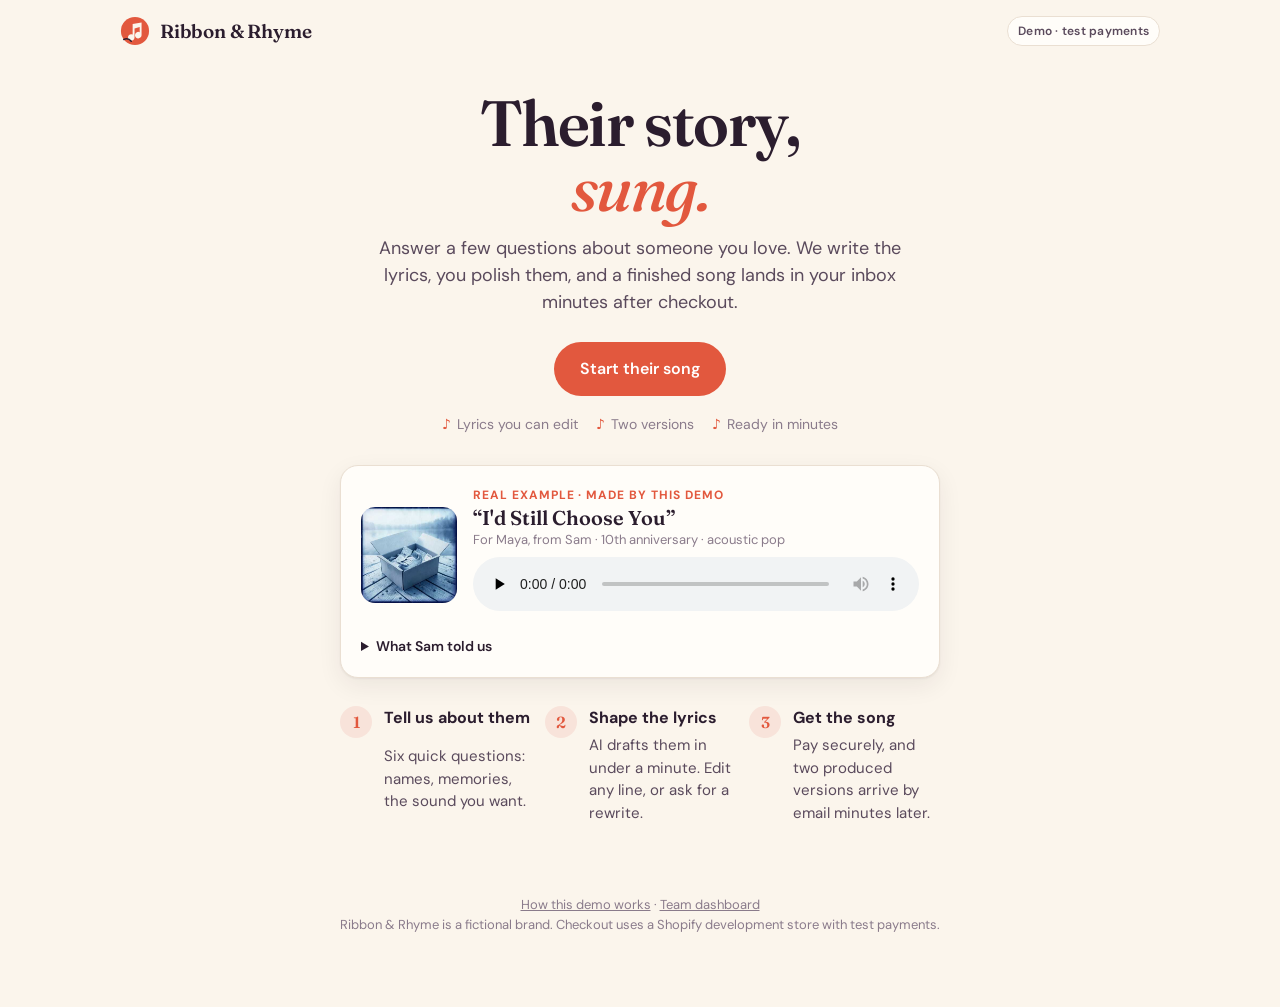
<file: index.html>
<!doctype html>
<html lang="en">
<head>
<meta charset="utf-8">
<meta name="viewport" content="width=device-width, initial-scale=1, viewport-fit=cover">
<meta name="robots" content="noindex">
<title>Ribbon &amp; Rhyme · A song written about them</title>
<link rel="preconnect" href="https://fonts.googleapis.com"><link rel="preconnect" href="https://fonts.gstatic.com" crossorigin>
<link href="https://fonts.googleapis.com/css2?family=DM+Sans:opsz,wght@9..40,400;9..40,500;9..40,600;9..40,700&family=Fraunces:ital,opsz,wght@0,9..144,500;0,9..144,600;1,9..144,500&display=swap" rel="stylesheet">
<link rel="stylesheet" href="assets/site.css">
<link rel="icon" href="assets/mark.svg">
</head>
<body>
<header class="top">
  <a class="brand" href="./"><img src="assets/mark.svg" alt="" width="30" height="30">Ribbon &amp; Rhyme</a>
  <span class="demo-pill" title="Fictional brand. Checkout runs on a Shopify development store with test payments only.">Demo · test payments</span>
</header>

<main>
  <!-- landing -->
  <section id="landing" class="wrap hero">
    <h1>Their story,<br><em>sung.</em></h1>
    <p>Answer a few questions about someone you love. We write the lyrics, you polish them, and a finished song lands in your inbox minutes after checkout.</p>
    <button class="btn coral" id="start">Start their song</button>
    <div class="meta"><span>Lyrics you can edit</span><span>Two versions</span><span>Ready in minutes</span></div>
    <div id="resume" class="banner hidden"></div>
    <div class="card sample">
      <div class="player">
        <img src="media/sample-maya-a.jpg" alt="">
        <div><div class="v">Real example · made by this demo</div><h3>“I'd Still Choose You”</h3>
          <div class="muted-s">For Maya, from Sam · 10th anniversary · acoustic pop</div>
          <audio controls preload="none" src="media/sample-maya-a.mp3"></audio></div>
      </div>
      <details class="sample-story"><summary>What Sam told us</summary>
        <p>“She sings in the car with the windows down, keeps every ticket stub in a shoebox… We got lost on the way to Big Sur, ran out of gas near a lighthouse, and ended up at a taco truck… She calls me Captain because I insisted I didn't need the map. Our dog is Biscuit.”</p>
      </details>
    </div>
    <ol class="how">
      <li><b>Tell us about them</b><span>Six quick questions: names, memories, the sound you want.</span></li>
      <li><b>Shape the lyrics</b><span>AI drafts them in under a minute. Edit any line, or ask for a rewrite.</span></li>
      <li><b>Get the song</b><span>Pay securely, and two produced versions arrive by email minutes later.</span></li>
    </ol>
  </section>

  <!-- quiz -->
  <section id="quiz" class="wrap quiz hidden">
    <div class="progress"><div class="bar"><i id="bar"></i></div><span class="lbl" id="steplbl"></span></div>
    <form id="form" autocomplete="on" novalidate></form>
    <p class="err" id="err" role="alert"></p>
  </section>

  <!-- writing -->
  <section id="writing" class="wrap writing hidden" aria-live="polite">
    <div class="wave"><i></i><i></i><i></i><i></i><i></i><i></i><i></i><i></i><i></i></div>
    <h2 id="writingTitle">Writing your lyrics…</h2>
    <p id="writingLine">Reading your story</p>
  </section>

  <!-- review -->
  <section id="review" class="wrap quiz hidden">
    <div class="progress"><div class="bar"><i style="width:92%"></i></div><span class="lbl">Review your lyrics</span></div>
    <div class="card">
      <input id="songTitle" class="title-input" maxlength="80" aria-label="Song title">
      <div class="sound"><span>🎵</span><div><b>Sound:</b> <span id="soundText"></span></div></div>
      <div class="edited-note" id="editedNote"></div>
      <div id="sections"></div>
      <details class="rewrite" id="rewriteBox">
        <summary>Want the AI to take another pass? <span id="rewritesLeft"></span></summary>
        <div class="field" style="margin-top:12px">
          <textarea class="textarea" id="rewriteNote" maxlength="400" placeholder="e.g. Make the chorus about our road trip to Big Sur, and keep it more playful."></textarea>
        </div>
        <button type="button" class="btn ghost small" id="rewriteBtn">Rewrite the lyrics</button>
      </details>
    </div>
    <div class="card price">
      <div style="display:flex;justify-content:space-between;align-items:baseline"><span class="amt">$39</span><span style="color:var(--ink-3);font-size:14px">one-time</span></div>
      <ul>
        <li>Your approved lyrics, sung and produced</li>
        <li>Two different versions to choose from</li>
        <li>Private listening page + MP3 downloads</li>
        <li>Usually ready about 5 minutes after payment</li>
      </ul>
    </div>
    <p class="err" id="reviewErr" role="alert"></p>
    <p class="lock-note">Lyrics are locked once you pay. Checkout is handled securely by Shopify.</p>
    <div class="actions"><div class="wrap">
      <button type="button" class="btn ghost" id="reviewBack">Edit answers</button>
      <button type="button" class="btn coral" id="checkoutBtn">Approve &amp; checkout</button>
    </div></div>
  </section>
</main>

<p class="foot" id="foot"><a href="how-it-works.html">How this demo works</a> · <a href="admin/">Team dashboard</a><br>Ribbon &amp; Rhyme is a fictional brand. Checkout uses a Shopify development store with test payments.</p>
<script src="assets/config.js"></script>
<script src="assets/quiz.js"></script>
</body>
</html>
</file>
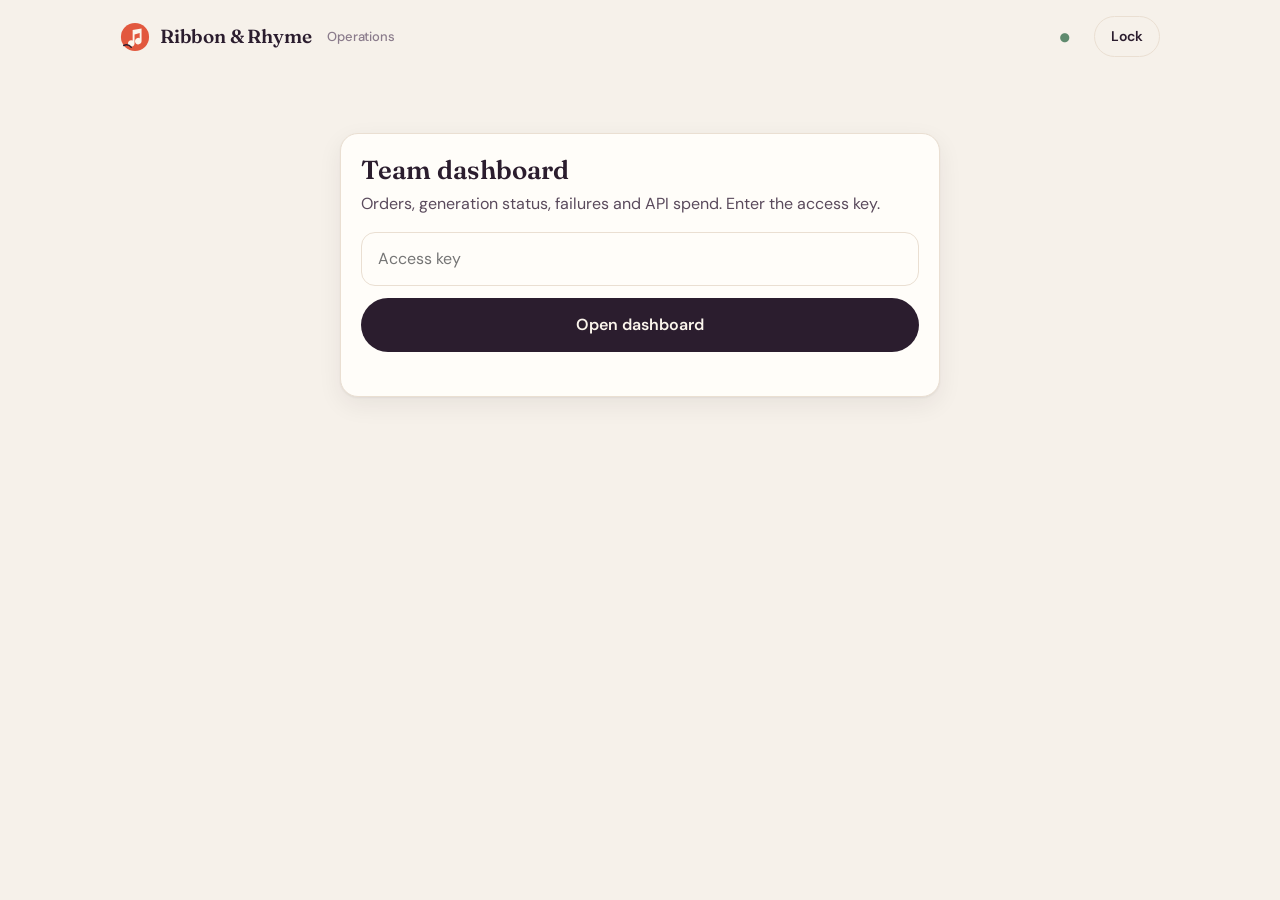
<file: admin/index.html>
<!doctype html>
<html lang="en">
<head>
<meta charset="utf-8">
<meta name="viewport" content="width=device-width, initial-scale=1">
<meta name="robots" content="noindex">
<meta name="referrer" content="no-referrer">
<title>Orders · Ribbon &amp; Rhyme admin</title>
<link rel="preconnect" href="https://fonts.googleapis.com"><link rel="preconnect" href="https://fonts.gstatic.com" crossorigin>
<link href="https://fonts.googleapis.com/css2?family=DM+Sans:opsz,wght@9..40,400;9..40,500;9..40,600;9..40,700&family=Fraunces:opsz,wght@9..144,600&display=swap" rel="stylesheet">
<link rel="stylesheet" href="../assets/site.css">
<link rel="stylesheet" href="admin.css">
<link rel="icon" href="../assets/mark.svg">
</head>
<body class="admin">
<header class="top">
  <a class="brand" href="../"><img src="../assets/mark.svg" alt="" width="30" height="30">Ribbon &amp; Rhyme <span class="tagline">Operations</span></a>
  <div class="top-r"><span id="live" class="live">●</span><span id="updated"></span><button class="btn ghost small" id="logout">Lock</button></div>
</header>

<section id="login" class="wrap" style="padding-top:60px">
  <div class="card">
    <h2 style="font:600 26px var(--serif);margin:0 0 6px">Team dashboard</h2>
    <p style="color:var(--ink-2);margin:0 0 16px">Orders, generation status, failures and API spend. Enter the access key.</p>
    <form id="loginForm"><input class="input" id="key" type="password" autocomplete="current-password" placeholder="Access key">
    <button class="btn block" style="margin-top:12px">Open dashboard</button></form>
    <p class="err" id="loginErr"></p>
  </div>
</section>

<main id="app" class="wide hidden">
  <div class="kpis" id="kpis"></div>
  <div class="grid2">
    <section class="panel">
      <div class="panel-h"><h3>Orders</h3>
        <div class="filters" id="filters"></div></div>
      <div class="table-wrap"><table class="orders"><thead><tr>
        <th>Song</th><th>For</th><th>Status</th><th>Order</th><th>Created</th><th class="num">Cost</th></tr></thead>
        <tbody id="rows"></tbody></table></div>
    </section>
    <aside>
      <section class="panel"><div class="panel-h"><h3>Needs attention</h3></div><ul class="alerts" id="alerts"></ul></section>
      <section class="panel"><div class="panel-h"><h3>API spend · 30 days</h3></div><table class="usage" id="usage"></table></section>
      <section class="panel"><div class="panel-h"><h3>Safeguards</h3></div><div id="guards" class="guards"></div></section>
    </aside>
  </div>
</main>

<div id="drawer" class="drawer hidden" role="dialog" aria-modal="true">
  <div class="drawer-bg" data-close></div>
  <div class="drawer-p">
    <button class="x" data-close aria-label="Close">×</button>
    <div id="detail"></div>
  </div>
</div>
<script src="../assets/config.js"></script>
<script src="admin.js"></script>
</body>
</html>
</file>
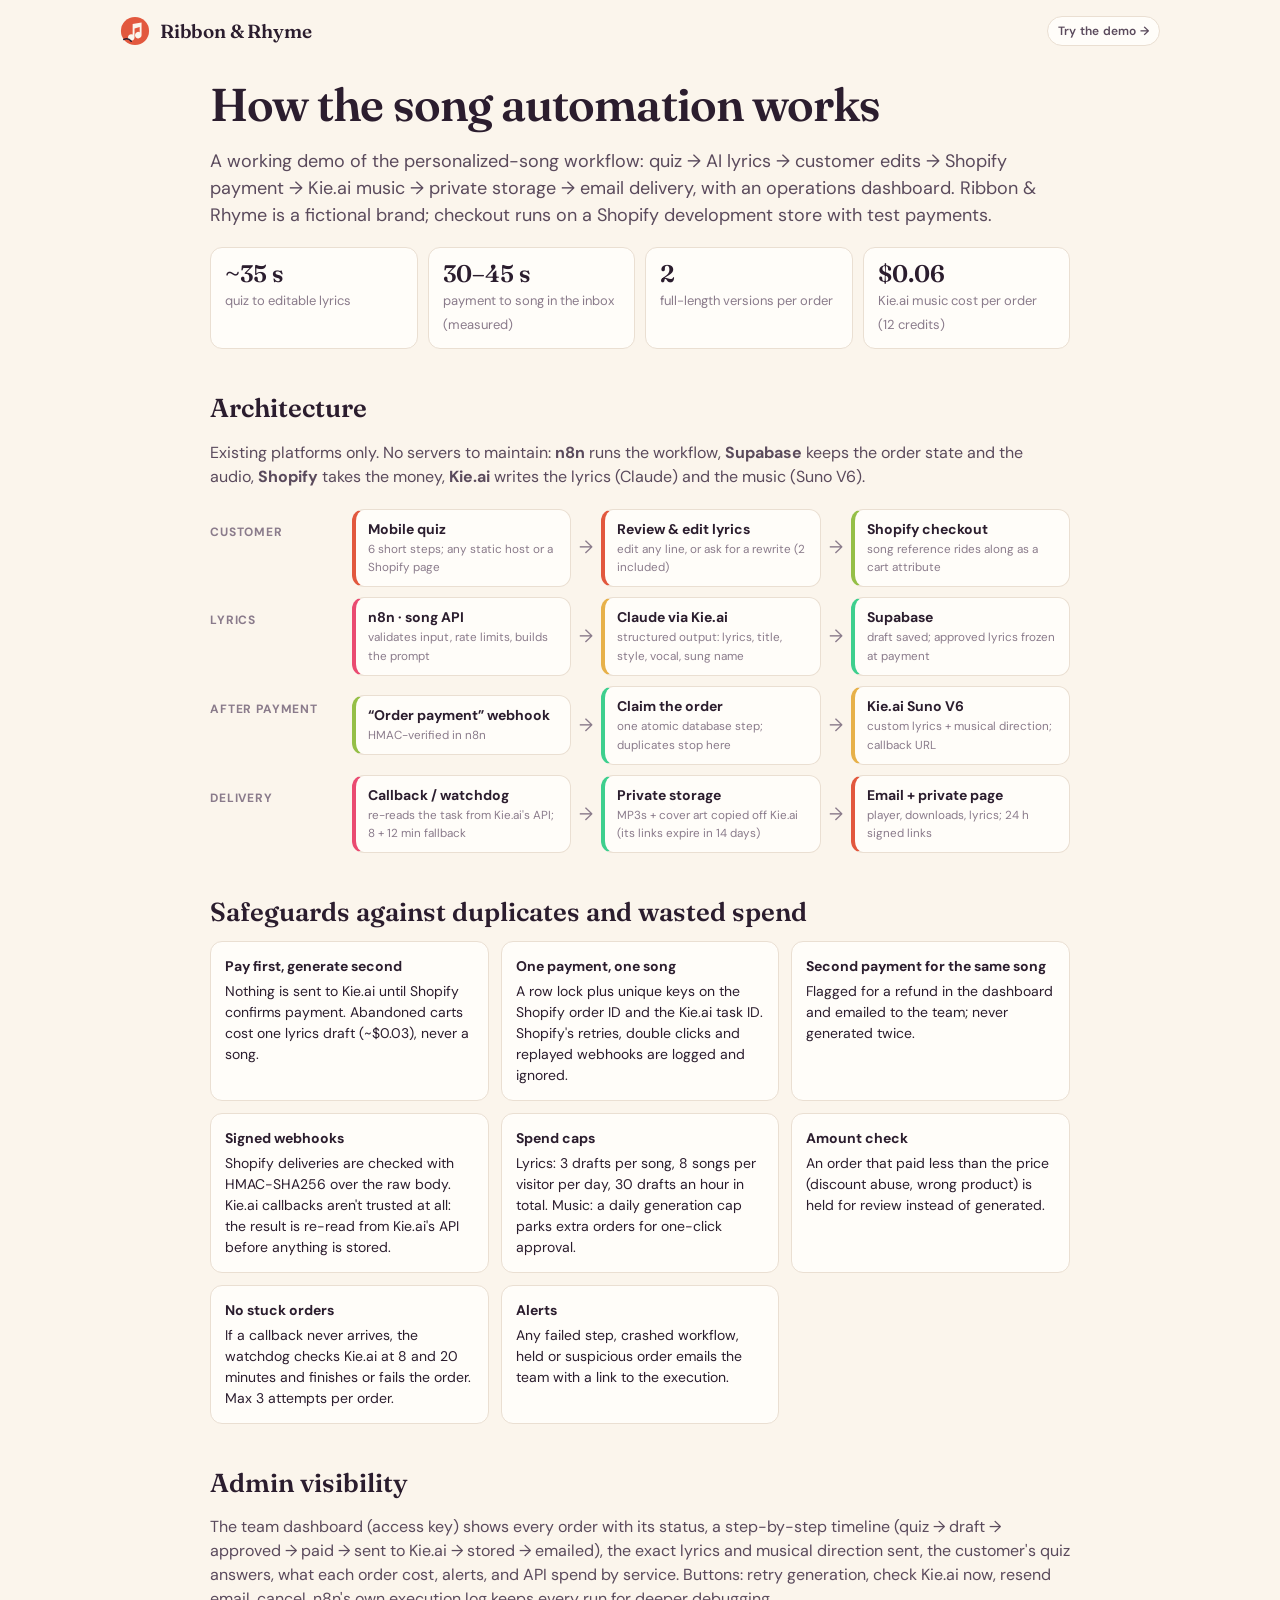
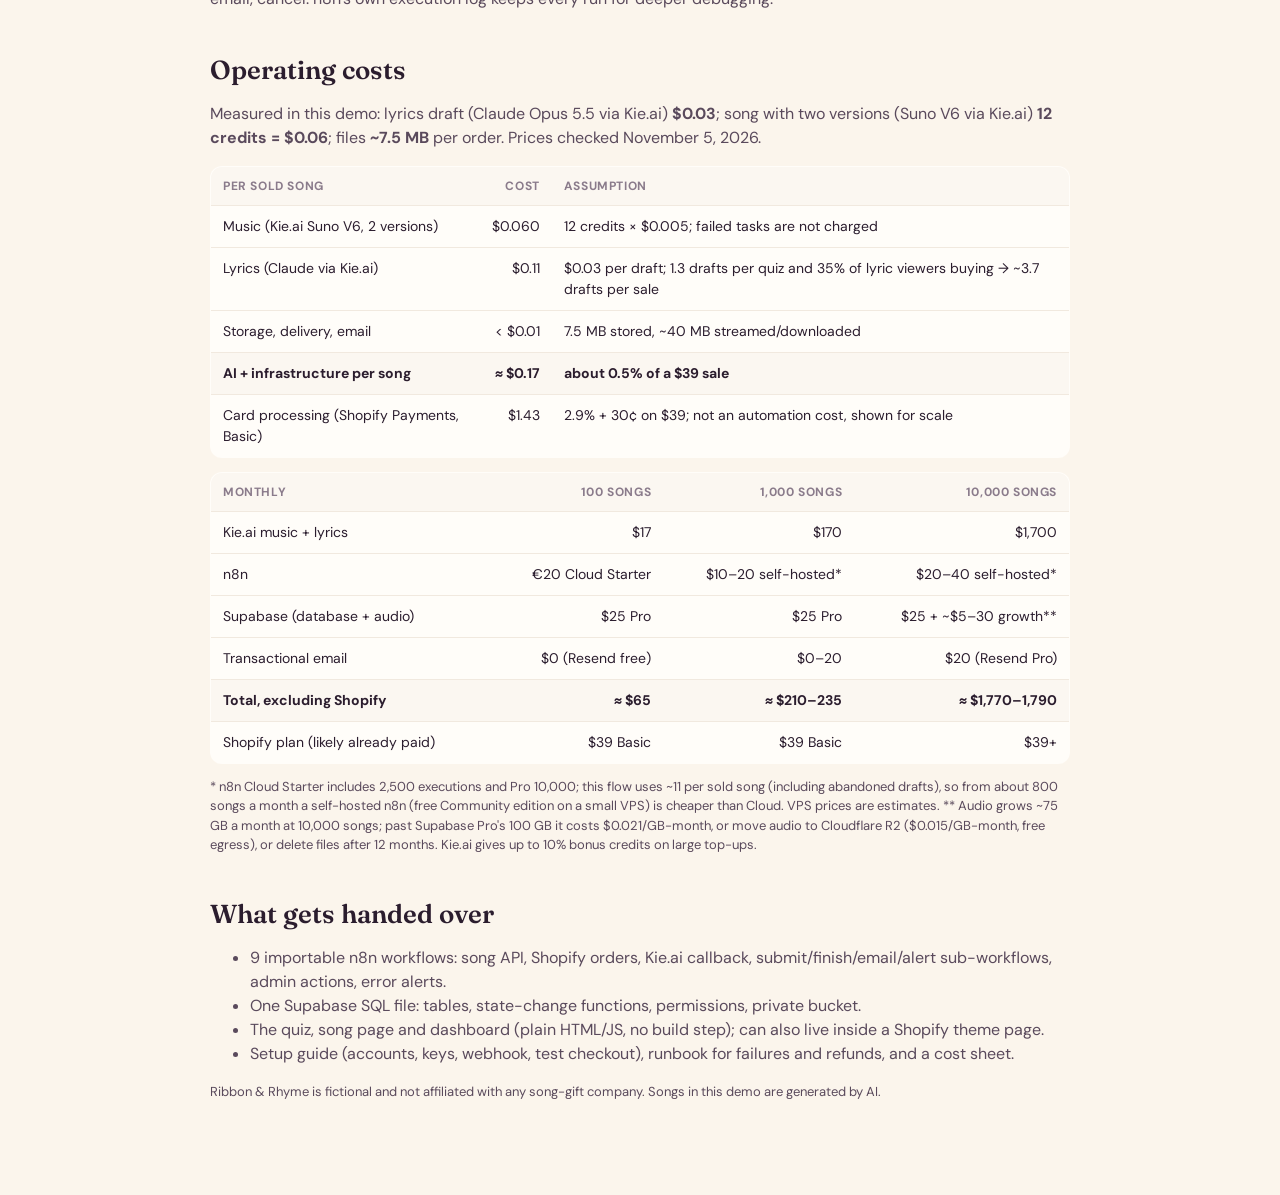
<file: how-it-works.html>
<!doctype html>
<html lang="en">
<head>
<meta charset="utf-8">
<meta name="viewport" content="width=device-width, initial-scale=1">
<meta name="robots" content="noindex">
<title>How it works · Personalized song automation demo</title>
<link rel="preconnect" href="https://fonts.googleapis.com"><link rel="preconnect" href="https://fonts.gstatic.com" crossorigin>
<link href="https://fonts.googleapis.com/css2?family=DM+Sans:opsz,wght@9..40,400;9..40,500;9..40,600;9..40,700&family=Fraunces:ital,opsz,wght@0,9..144,500;0,9..144,600;1,9..144,500&display=swap" rel="stylesheet">
<link rel="stylesheet" href="assets/site.css">
<link rel="icon" href="assets/mark.svg">
<style>
  .doc { max-width: 900px; margin: 0 auto; padding: 0 20px 80px; }
  .doc h1 { font: 600 clamp(32px, 6vw, 46px)/1.08 var(--serif); letter-spacing: -.02em; margin: 18px 0 10px; }
  .doc h2 { font: 600 26px/1.2 var(--serif); margin: 44px 0 12px; }
  .doc p, .doc li { color: var(--ink-2); }
  .lead { font-size: 18px; }
  .flow { display: grid; gap: 10px; margin: 20px 0; }
  .lane { display: grid; grid-template-columns: 130px 1fr; gap: 12px; align-items: stretch; }
  .lane .who { font-size: 12px; font-weight: 700; letter-spacing: .07em; text-transform: uppercase; color: var(--ink-3); padding-top: 14px; }
  .steps { display: flex; flex-wrap: wrap; gap: 8px; align-items: center; }
  .box { background: var(--paper); border: 1px solid var(--line); border-radius: 12px; padding: 10px 12px; font-size: 14px; line-height: 1.35; flex: 1 1 150px; }
  .box b { display: block; color: var(--ink); font-size: 14px; }
  .box small { color: var(--ink-3); }
  .box.n8n { border-left: 4px solid #ea4b71; } .box.sb { border-left: 4px solid #3ecf8e; } .box.shop { border-left: 4px solid #95bf47; }
  .box.kie { border-left: 4px solid var(--gold); } .box.cust { border-left: 4px solid var(--coral); }
  .arrow { color: var(--ink-3); font-size: 18px; }
  @media (max-width: 640px) { .lane { grid-template-columns: 1fr; } .lane .who { padding-top: 6px; } .arrow { display: none; } }
  table.t { border-collapse: collapse; width: 100%; font-size: 14px; background: var(--paper); border: 1px solid var(--line); border-radius: 12px; overflow: hidden; }
  table.t th, table.t td { padding: 10px 12px; border-bottom: 1px solid #f1e9df; text-align: left; vertical-align: top; }
  table.t th { font-size: 12px; text-transform: uppercase; letter-spacing: .05em; color: var(--ink-3); background: #fbf7f1; }
  table.t td.n, table.t th.n { text-align: right; font-variant-numeric: tabular-nums; white-space: nowrap; }
  table.t tr.total td { font-weight: 700; color: var(--ink); background: #fbf7f1; }
  .scroll { overflow-x: auto; }
  .grid { display: grid; grid-template-columns: repeat(auto-fit, minmax(240px, 1fr)); gap: 12px; }
  .g { background: var(--paper); border: 1px solid var(--line); border-radius: 12px; padding: 14px; font-size: 14px; }
  .g b { color: var(--ink); display: block; margin-bottom: 4px; }
  .note { font-size: 13px; color: var(--ink-3); }
  .stat { display: grid; grid-template-columns: repeat(auto-fit, minmax(150px, 1fr)); gap: 10px; margin: 16px 0; }
  .stat div { background: var(--paper); border: 1px solid var(--line); border-radius: 12px; padding: 12px 14px; }
  .stat b { display: block; font: 600 24px/1.2 var(--serif); color: var(--ink); }
  .stat span { font-size: 13px; color: var(--ink-3); }
  code { font: 13px ui-monospace, Menlo, monospace; background: #f3ece3; padding: 1px 5px; border-radius: 5px; }
</style>
</head>
<body>
<header class="top">
  <a class="brand" href="./"><img src="assets/mark.svg" alt="" width="30" height="30">Ribbon &amp; Rhyme</a>
  <a class="demo-pill" href="./" style="text-decoration:none">Try the demo →</a>
</header>
<main class="doc">
  <h1>How the song automation works</h1>
  <p class="lead">A working demo of the personalized-song workflow: quiz → AI lyrics → customer edits → Shopify payment → Kie.ai music → private storage → email delivery, with an operations dashboard. Ribbon &amp; Rhyme is a fictional brand; checkout runs on a Shopify development store with test payments.</p>

  <div class="stat">
    <div><b>~35 s</b><span>quiz to editable lyrics</span></div>
    <div><b>30–45 s</b><span>payment to song in the inbox (measured)</span></div>
    <div><b>2</b><span>full-length versions per order</span></div>
    <div><b>$0.06</b><span>Kie.ai music cost per order (12 credits)</span></div>
  </div>

  <h2>Architecture</h2>
  <p>Existing platforms only. No servers to maintain: <b>n8n</b> runs the workflow, <b>Supabase</b> keeps the order state and the audio, <b>Shopify</b> takes the money, <b>Kie.ai</b> writes the lyrics (Claude) and the music (Suno V6).</p>
  <div class="flow">
    <div class="lane"><div class="who">Customer</div><div class="steps">
      <div class="box cust"><b>Mobile quiz</b><small>6 short steps; any static host or a Shopify page</small></div><span class="arrow">→</span>
      <div class="box cust"><b>Review &amp; edit lyrics</b><small>edit any line, or ask for a rewrite (2 included)</small></div><span class="arrow">→</span>
      <div class="box shop"><b>Shopify checkout</b><small>song reference rides along as a cart attribute</small></div></div></div>
    <div class="lane"><div class="who">Lyrics</div><div class="steps">
      <div class="box n8n"><b>n8n · song API</b><small>validates input, rate limits, builds the prompt</small></div><span class="arrow">→</span>
      <div class="box kie"><b>Claude via Kie.ai</b><small>structured output: lyrics, title, style, vocal, sung name</small></div><span class="arrow">→</span>
      <div class="box sb"><b>Supabase</b><small>draft saved; approved lyrics frozen at payment</small></div></div></div>
    <div class="lane"><div class="who">After payment</div><div class="steps">
      <div class="box shop"><b>“Order payment” webhook</b><small>HMAC-verified in n8n</small></div><span class="arrow">→</span>
      <div class="box sb"><b>Claim the order</b><small>one atomic database step; duplicates stop here</small></div><span class="arrow">→</span>
      <div class="box kie"><b>Kie.ai Suno V6</b><small>custom lyrics + musical direction; callback URL</small></div></div></div>
    <div class="lane"><div class="who">Delivery</div><div class="steps">
      <div class="box n8n"><b>Callback / watchdog</b><small>re-reads the task from Kie.ai's API; 8 + 12 min fallback</small></div><span class="arrow">→</span>
      <div class="box sb"><b>Private storage</b><small>MP3s + cover art copied off Kie.ai (its links expire in 14 days)</small></div><span class="arrow">→</span>
      <div class="box cust"><b>Email + private page</b><small>player, downloads, lyrics; 24 h signed links</small></div></div></div>
  </div>

  <h2>Safeguards against duplicates and wasted spend</h2>
  <div class="grid">
    <div class="g"><b>Pay first, generate second</b>Nothing is sent to Kie.ai until Shopify confirms payment. Abandoned carts cost one lyrics draft (~$0.03), never a song.</div>
    <div class="g"><b>One payment, one song</b>A row lock plus unique keys on the Shopify order ID and the Kie.ai task ID. Shopify's retries, double clicks and replayed webhooks are logged and ignored.</div>
    <div class="g"><b>Second payment for the same song</b>Flagged for a refund in the dashboard and emailed to the team; never generated twice.</div>
    <div class="g"><b>Signed webhooks</b>Shopify deliveries are checked with HMAC-SHA256 over the raw body. Kie.ai callbacks aren't trusted at all: the result is re-read from Kie.ai's API before anything is stored.</div>
    <div class="g"><b>Spend caps</b>Lyrics: 3 drafts per song, 8 songs per visitor per day, 30 drafts an hour in total. Music: a daily generation cap parks extra orders for one-click approval.</div>
    <div class="g"><b>Amount check</b>An order that paid less than the price (discount abuse, wrong product) is held for review instead of generated.</div>
    <div class="g"><b>No stuck orders</b>If a callback never arrives, the watchdog checks Kie.ai at 8 and 20 minutes and finishes or fails the order. Max 3 attempts per order.</div>
    <div class="g"><b>Alerts</b>Any failed step, crashed workflow, held or suspicious order emails the team with a link to the execution.</div>
  </div>

  <h2>Admin visibility</h2>
  <p>The team dashboard (access key) shows every order with its status, a step-by-step timeline (quiz → draft → approved → paid → sent to Kie.ai → stored → emailed), the exact lyrics and musical direction sent, the customer's quiz answers, what each order cost, alerts, and API spend by service. Buttons: retry generation, check Kie.ai now, resend email, cancel. n8n's own execution log keeps every run for deeper debugging.</p>

  <h2>Operating costs</h2>
  <p>Measured in this demo: lyrics draft (Claude Opus 5.5 via Kie.ai) <b>$0.03</b>; song with two versions (Suno V6 via Kie.ai) <b>12 credits = $0.06</b>; files <b>~7.5 MB</b> per order. Prices checked November 5, 2026.</p>
  <div class="scroll"><table class="t">
    <thead><tr><th>Per sold song</th><th class="n">Cost</th><th>Assumption</th></tr></thead>
    <tbody>
      <tr><td>Music (Kie.ai Suno V6, 2 versions)</td><td class="n">$0.060</td><td>12 credits × $0.005; failed tasks are not charged</td></tr>
      <tr><td>Lyrics (Claude via Kie.ai)</td><td class="n">$0.11</td><td>$0.03 per draft; 1.3 drafts per quiz and 35% of lyric viewers buying → ~3.7 drafts per sale</td></tr>
      <tr><td>Storage, delivery, email</td><td class="n">&lt; $0.01</td><td>7.5 MB stored, ~40 MB streamed/downloaded</td></tr>
      <tr class="total"><td>AI + infrastructure per song</td><td class="n">≈ $0.17</td><td>about 0.5% of a $39 sale</td></tr>
      <tr><td>Card processing (Shopify Payments, Basic)</td><td class="n">$1.43</td><td>2.9% + 30¢ on $39; not an automation cost, shown for scale</td></tr>
    </tbody></table></div>
  <div class="scroll" style="margin-top:14px"><table class="t">
    <thead><tr><th>Monthly</th><th class="n">100 songs</th><th class="n">1,000 songs</th><th class="n">10,000 songs</th></tr></thead>
    <tbody>
      <tr><td>Kie.ai music + lyrics</td><td class="n">$17</td><td class="n">$170</td><td class="n">$1,700</td></tr>
      <tr><td>n8n</td><td class="n">€20 Cloud Starter</td><td class="n">$10–20 self-hosted*</td><td class="n">$20–40 self-hosted*</td></tr>
      <tr><td>Supabase (database + audio)</td><td class="n">$25 Pro</td><td class="n">$25 Pro</td><td class="n">$25 + ~$5–30 growth**</td></tr>
      <tr><td>Transactional email</td><td class="n">$0 (Resend free)</td><td class="n">$0–20</td><td class="n">$20 (Resend Pro)</td></tr>
      <tr class="total"><td>Total, excluding Shopify</td><td class="n">≈ $65</td><td class="n">≈ $210–235</td><td class="n">≈ $1,770–1,790</td></tr>
      <tr><td>Shopify plan (likely already paid)</td><td class="n">$39 Basic</td><td class="n">$39 Basic</td><td class="n">$39+</td></tr>
    </tbody></table></div>
  <p class="note">* n8n Cloud Starter includes 2,500 executions and Pro 10,000; this flow uses ~11 per sold song (including abandoned drafts), so from about 800 songs a month a self-hosted n8n (free Community edition on a small VPS) is cheaper than Cloud. VPS prices are estimates. ** Audio grows ~75 GB a month at 10,000 songs; past Supabase Pro's 100 GB it costs $0.021/GB-month, or move audio to Cloudflare R2 ($0.015/GB-month, free egress), or delete files after 12 months. Kie.ai gives up to 10% bonus credits on large top-ups.</p>

  <h2>What gets handed over</h2>
  <ul>
    <li>9 importable n8n workflows: song API, Shopify orders, Kie.ai callback, submit/finish/email/alert sub-workflows, admin actions, error alerts.</li>
    <li>One Supabase SQL file: tables, state-change functions, permissions, private bucket.</li>
    <li>The quiz, song page and dashboard (plain HTML/JS, no build step); can also live inside a Shopify theme page.</li>
    <li>Setup guide (accounts, keys, webhook, test checkout), runbook for failures and refunds, and a cost sheet.</li>
  </ul>
  <p class="note">Ribbon &amp; Rhyme is fictional and not affiliated with any song-gift company. Songs in this demo are generated by AI.</p>
</main>
</body>
</html>
</file>
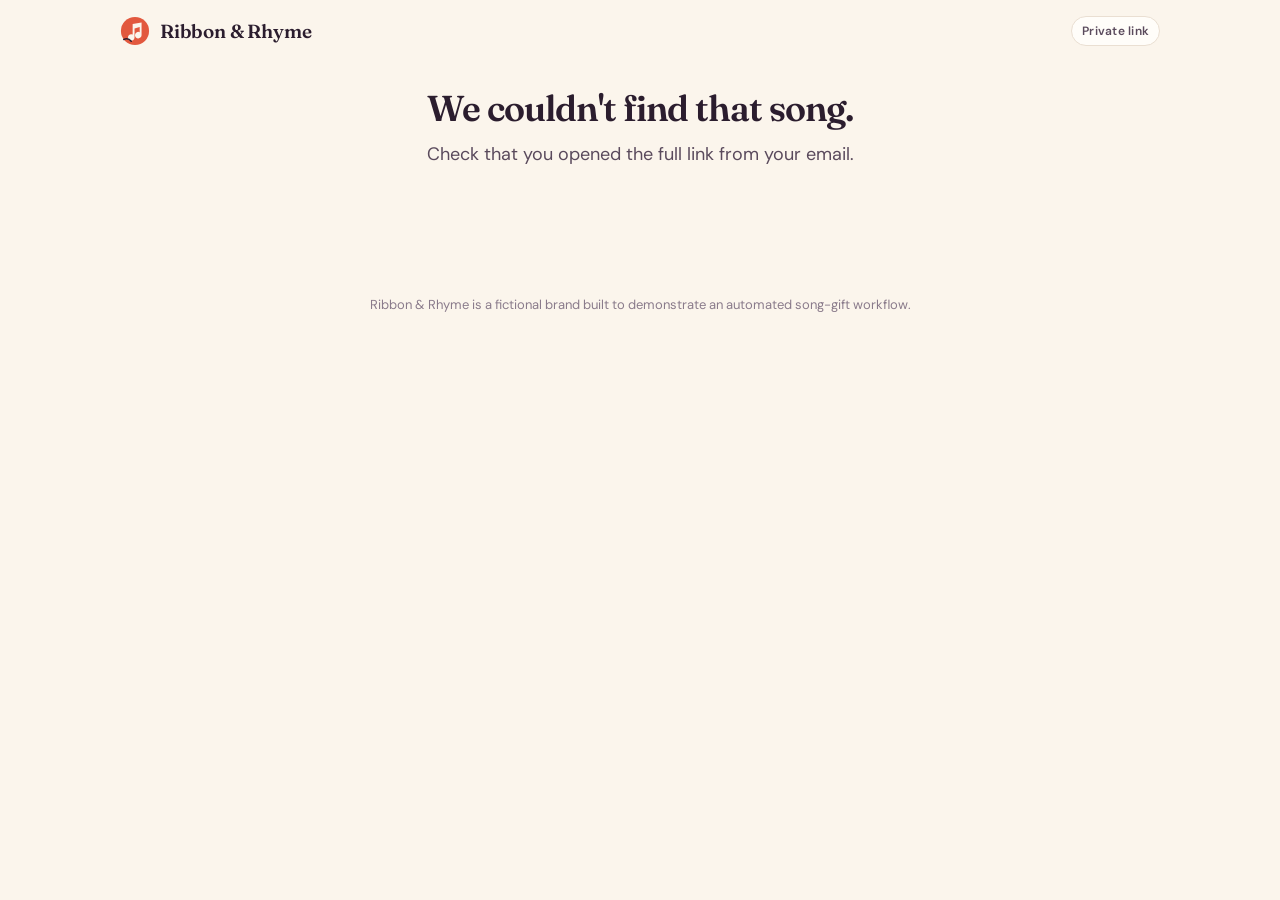
<file: song.html>
<!doctype html>
<html lang="en">
<head>
<meta charset="utf-8">
<meta name="viewport" content="width=device-width, initial-scale=1, viewport-fit=cover">
<meta name="robots" content="noindex">
<meta name="referrer" content="no-referrer">
<title>Your song · Ribbon &amp; Rhyme</title>
<link rel="preconnect" href="https://fonts.googleapis.com"><link rel="preconnect" href="https://fonts.gstatic.com" crossorigin>
<link href="https://fonts.googleapis.com/css2?family=DM+Sans:opsz,wght@9..40,400;9..40,500;9..40,600;9..40,700&family=Fraunces:ital,opsz,wght@0,9..144,500;0,9..144,600;1,9..144,500&display=swap" rel="stylesheet">
<link rel="stylesheet" href="assets/site.css">
<link rel="icon" href="assets/mark.svg">
</head>
<body>
<header class="top">
  <a class="brand" href="./"><img src="assets/mark.svg" alt="" width="30" height="30">Ribbon &amp; Rhyme</a>
  <span class="demo-pill">Private link</span>
</header>
<main class="wrap" style="padding-bottom:40px">
  <section id="loading" class="writing"><div class="wave"><i></i><i></i><i></i><i></i><i></i><i></i><i></i></div><p>Loading your song…</p></section>

  <section id="missing" class="hero hidden">
    <h1 style="font-size:36px">We couldn't find that song.</h1>
    <p>Check that you opened the full link from your email.</p>
  </section>

  <section id="progress" class="hidden">
    <div class="hero" style="padding-bottom:0">
      <h1 style="font-size:clamp(32px,8vw,48px)" id="pTitle"></h1>
      <p id="pSub"></p>
    </div>
    <div class="card">
      <ol class="status-steps" id="steps"></ol>
      <p style="color:var(--ink-3);font-size:14px;margin:0">You can close this page. We'll email you the moment it's ready.</p>
    </div>
  </section>

  <section id="ready" class="hidden">
    <div class="hero" style="padding-bottom:6px">
      <p style="margin:0 0 6px;color:var(--coral);font-weight:600" id="rFor"></p>
      <h1 style="font-size:clamp(34px,8.5vw,54px)" id="rTitle"></h1>
    </div>
    <div id="players" style="display:grid;gap:14px"></div>
    <div class="card" style="margin-top:14px">
      <h3 style="font:600 20px var(--serif);margin:0 0 4px">Lyrics</h3>
      <div class="lyrics-view" id="lyrics"></div>
    </div>
  </section>

  <section id="failed" class="hero hidden">
    <h1 style="font-size:36px">We hit a snag recording this one.</h1>
    <p>Our team has been alerted and will re-record it or refund you. No action is needed from you.</p>
  </section>
</main>
<p class="foot">Ribbon &amp; Rhyme is a fictional brand built to demonstrate an automated song-gift workflow.</p>
<script src="assets/config.js"></script>
<script src="assets/song.js"></script>
</body>
</html>
</file>
<file: assets/site.css>
:root {
  --cream: #fbf5ec;
  --paper: #fffdf9;
  --ink: #2b1d2e;
  --ink-2: #5a4a5c;
  --ink-3: #8a7b8b;
  --line: #eadfd2;
  --coral: #e2583e;
  --coral-2: #c9452d;
  --blush: #f8e3da;
  --gold: #e7b14a;
  --sage: #5f8a6e;
  --sage-bg: #e6f0e8;
  --red: #b3372a;
  --red-bg: #fbe5e1;
  --radius: 18px;
  --shadow: 0 1px 2px rgba(43, 29, 46, .06), 0 8px 24px rgba(43, 29, 46, .07);
  --serif: "Fraunces", Georgia, serif;
  --sans: "DM Sans", system-ui, -apple-system, "Segoe UI", sans-serif;
}
* { box-sizing: border-box; }
html { -webkit-text-size-adjust: 100%; }
body { margin: 0; background: var(--cream); color: var(--ink); font: 16px/1.5 var(--sans); }
a { color: inherit; }
button, input, textarea { font: inherit; color: inherit; }
.wrap { max-width: 640px; margin: 0 auto; padding: 0 20px; }
.wide { max-width: 1080px; margin: 0 auto; padding: 0 20px; }

/* top bar */
.top { display: flex; align-items: center; justify-content: space-between; padding: 16px 20px; max-width: 1080px; margin: 0 auto; }
.brand { display: flex; align-items: center; gap: 10px; font: 600 19px/1 var(--serif); letter-spacing: -.01em; text-decoration: none; }
.brand svg { width: 30px; height: 30px; }
.demo-pill { font-size: 12px; font-weight: 600; letter-spacing: .02em; color: var(--ink-2); background: var(--paper); border: 1px solid var(--line); border-radius: 99px; padding: 5px 10px; }

/* hero */
.hero { text-align: center; padding-top: 28px; padding-bottom: 8px; }
.hero h1 { font: 600 clamp(38px, 9vw, 64px)/1.02 var(--serif); letter-spacing: -.025em; margin: 0 0 14px; }
.hero h1 em { color: var(--coral); font-style: italic; font-weight: 500; }
.hero p { color: var(--ink-2); font-size: 18px; margin: 0 auto 26px; max-width: 30em; }
.hero .meta { display: flex; gap: 18px; justify-content: center; flex-wrap: wrap; color: var(--ink-3); font-size: 14px; margin-top: 18px; }
.hero .meta span::before { content: "♪"; color: var(--coral); margin-right: 6px; }

.btn { appearance: none; border: 0; cursor: pointer; border-radius: 99px; padding: 15px 26px; font-weight: 600; font-size: 16px;
  background: var(--ink); color: var(--cream); transition: transform .12s ease, background .2s ease, opacity .2s; display: inline-flex; align-items: center; justify-content: center; gap: 8px; text-decoration: none; }
.btn:hover { background: #3d2a41; }
.btn:active { transform: scale(.98); }
.btn[disabled] { opacity: .45; cursor: not-allowed; }
.btn.coral { background: var(--coral); color: #fff; }
.btn.coral:hover { background: var(--coral-2); }
.btn.ghost { background: transparent; color: var(--ink); border: 1.5px solid var(--line); }
.btn.ghost:hover { background: var(--paper); }
.btn.small { padding: 9px 16px; font-size: 14px; }
.btn.block { width: 100%; }
.linkbtn { background: none; border: 0; padding: 0; color: var(--ink-2); text-decoration: underline; text-underline-offset: 3px; cursor: pointer; font-size: 15px; }

/* quiz */
.quiz { padding-top: 8px; padding-bottom: 130px; }
.progress { display: flex; align-items: center; gap: 12px; margin: 6px 0 22px; }
.progress .bar { flex: 1; height: 6px; background: var(--line); border-radius: 9px; overflow: hidden; }
.progress .bar i { display: block; height: 100%; width: 0; background: var(--coral); border-radius: 9px; transition: width .35s ease; }
.progress .lbl { font-size: 13px; color: var(--ink-3); font-weight: 600; white-space: nowrap; }
.step { display: none; animation: rise .35s ease both; }
.step.on { display: block; }
@keyframes rise { from { opacity: 0; transform: translateY(8px); } to { opacity: 1; transform: none; } }
.step h2 { font: 600 clamp(28px, 7vw, 38px)/1.1 var(--serif); letter-spacing: -.02em; margin: 0 0 8px; }
.step .sub { color: var(--ink-2); margin: 0 0 22px; }
.field { margin: 0 0 20px; }
.field > label, .field > .q { display: block; font-weight: 600; margin: 0 0 8px; }
.field .hint { font-weight: 400; color: var(--ink-3); font-size: 14px; }
.input, .textarea { width: 100%; background: var(--paper); border: 1.5px solid var(--line); border-radius: 14px; padding: 14px 16px; font-size: 16px; outline: none; transition: border-color .15s, box-shadow .15s; }
.input:focus, .textarea:focus { border-color: var(--ink-2); box-shadow: 0 0 0 4px rgba(226, 88, 62, .12); }
.textarea { min-height: 96px; resize: vertical; line-height: 1.45; }
.count { text-align: right; font-size: 12px; color: var(--ink-3); margin-top: 4px; }
.chips { display: flex; flex-wrap: wrap; gap: 8px; }
.chip { appearance: none; border: 1.5px solid var(--line); background: var(--paper); border-radius: 99px; padding: 10px 16px; cursor: pointer; font-size: 15px; font-weight: 500; transition: all .15s; }
.chip:hover { border-color: var(--ink-3); }
.chip.on { background: var(--ink); border-color: var(--ink); color: var(--cream); }
.tiles { display: grid; grid-template-columns: repeat(2, 1fr); gap: 10px; }
@media (min-width: 560px) { .tiles { grid-template-columns: repeat(3, 1fr); } }
.tile { appearance: none; text-align: left; border: 1.5px solid var(--line); background: var(--paper); border-radius: 16px; padding: 14px; cursor: pointer; transition: all .15s; display: flex; flex-direction: column; gap: 8px; min-height: 92px; }
.tile:hover { border-color: var(--ink-3); }
.tile.on { border-color: var(--coral); box-shadow: 0 0 0 3px rgba(226, 88, 62, .18); }
.tile svg { width: 26px; height: 26px; color: var(--coral); }
.tile b { font-weight: 600; font-size: 15px; }
.check { display: flex; gap: 10px; align-items: flex-start; font-size: 14px; color: var(--ink-2); }
.check input { margin-top: 3px; width: 18px; height: 18px; accent-color: var(--coral); }
.err { color: var(--red); font-size: 14px; min-height: 20px; margin: 4px 0 0; }

.actions { position: fixed; left: 0; right: 0; bottom: 0; background: linear-gradient(to top, var(--cream) 70%, rgba(251, 245, 236, 0)); padding: 18px 20px calc(18px + env(safe-area-inset-bottom)); z-index: 5; }
.actions .wrap { display: flex; gap: 10px; padding: 0; }
.actions .btn { flex: 1; }
.actions .btn.ghost { flex: 0 0 auto; }

/* loading */
.writing { text-align: center; padding: 60px 0; }
.wave { display: flex; gap: 6px; justify-content: center; align-items: center; height: 70px; margin-bottom: 26px; }
.wave i { width: 7px; border-radius: 9px; background: var(--coral); animation: wave 1.1s ease-in-out infinite; }
.wave i:nth-child(2n) { background: var(--gold); }
@keyframes wave { 0%, 100% { height: 14px; } 50% { height: 64px; } }
.writing h2 { font: 600 30px/1.15 var(--serif); margin: 0 0 10px; }
.writing p { color: var(--ink-2); min-height: 24px; transition: opacity .3s; }

/* lyrics review */
.card { background: var(--paper); border: 1px solid var(--line); border-radius: var(--radius); box-shadow: var(--shadow); padding: 20px; }
@media (max-width: 420px) { .card { padding: 16px; } }
.title-input { font: 600 26px/1.15 var(--serif); border: 0; border-bottom: 1.5px dashed var(--line); background: transparent; width: 100%; padding: 4px 0 8px; outline: none; letter-spacing: -.01em; }
.title-input:focus { border-bottom-color: var(--coral); }
.sound { display: flex; gap: 10px; align-items: flex-start; background: var(--blush); border-radius: 14px; padding: 12px 14px; font-size: 14px; color: var(--ink-2); margin: 14px 0 6px; }
.sound b { color: var(--ink); }
.section { margin: 18px 0 0; }
.section .tag { display: inline-block; font-size: 12px; font-weight: 700; letter-spacing: .08em; text-transform: uppercase; color: var(--coral); margin-bottom: 6px; }
.section textarea { width: calc(100% + 16px); border: 1.5px solid transparent; background: transparent; border-radius: 10px; padding: 6px 8px; margin: 0 -8px; font: 16px/1.55 var(--serif); resize: none; overflow: hidden; outline: none; transition: background .15s, border-color .15s; }
.section textarea:hover { background: #fbf6ef; }
.section textarea:focus { background: #fff; border-color: var(--line); }
.edited-note { font-size: 13px; color: var(--sage); font-weight: 600; min-height: 18px; }
.rewrite { margin-top: 16px; border-top: 1px solid var(--line); padding-top: 16px; }
.rewrite summary { cursor: pointer; font-weight: 600; list-style: none; display: flex; justify-content: space-between; align-items: center; }
.rewrite summary::-webkit-details-marker { display: none; }
.rewrite summary span { font-weight: 500; color: var(--ink-3); font-size: 14px; }
.price { margin-top: 18px; display: grid; gap: 14px; }
.price .amt { font: 600 34px/1 var(--serif); }
.price ul { list-style: none; margin: 0; padding: 0; display: grid; gap: 6px; color: var(--ink-2); font-size: 15px; }
.price li::before { content: "✓"; color: var(--sage); font-weight: 700; margin-right: 8px; }
.lock-note { font-size: 13px; color: var(--ink-3); text-align: center; margin: 10px 0 0; }

.banner { background: var(--paper); border: 1px solid var(--line); border-radius: 14px; padding: 12px 14px; display: flex; gap: 12px; align-items: center; justify-content: space-between; margin: 10px 0 0; font-size: 15px; }

/* song page */
.status-steps { list-style: none; margin: 24px 0; padding: 0; display: grid; gap: 4px; }
.status-steps li { display: flex; gap: 14px; align-items: center; padding: 10px 0; color: var(--ink-3); }
.status-steps li .dot { width: 28px; height: 28px; border-radius: 50%; border: 2px solid var(--line); display: grid; place-items: center; flex: 0 0 auto; font-size: 13px; background: var(--paper); }
.status-steps li.done { color: var(--ink); }
.status-steps li.done .dot { background: var(--sage); border-color: var(--sage); color: #fff; }
.status-steps li.now { color: var(--ink); font-weight: 600; }
.status-steps li.now .dot { border-color: var(--coral); }
.status-steps li.now .dot::after { content: ""; width: 10px; height: 10px; border-radius: 50%; background: var(--coral); animation: pulse 1.2s ease-in-out infinite; }
@keyframes pulse { 50% { transform: scale(.5); opacity: .4; } }
.player { display: grid; grid-template-columns: 96px 1fr; gap: 16px; align-items: center; }
.player img { width: 96px; height: 96px; border-radius: 14px; object-fit: cover; background: var(--blush); }
.player audio { width: 100%; margin: 8px 0 6px; }
.player .v { font-size: 12px; font-weight: 700; letter-spacing: .08em; text-transform: uppercase; color: var(--coral); }
.player h3 { margin: 2px 0 0; font: 600 20px/1.2 var(--serif); }
.player .dl { font-size: 14px; }
.lyrics-view { white-space: pre-wrap; font: 17px/1.65 var(--serif); color: var(--ink-2); }
.lyrics-view .tag { font: 700 12px/1 var(--sans); letter-spacing: .08em; text-transform: uppercase; color: var(--coral); display: block; margin: 18px 0 4px; }

.foot { color: var(--ink-3); font-size: 13px; text-align: center; padding: 40px 20px 60px; }
.hidden { display: none !important; }

/* landing extras */
.sample { text-align: left; margin: 30px 0 0; }
.sample .muted-s { font-size: 13px; color: var(--ink-3); }
.sample audio { width: 100%; margin-top: 8px; }
.sample-story { margin-top: 12px; font-size: 14px; color: var(--ink-2); }
.sample-story summary { cursor: pointer; font-weight: 600; color: var(--ink); }
.sample-story p { margin: 8px 0 0; font-style: italic; }
.how { list-style: none; counter-reset: how; padding: 0; margin: 28px 0 10px; display: grid; gap: 14px; text-align: left; }
@media (min-width: 640px) { .how { grid-template-columns: repeat(3, 1fr); } }
.how li { counter-increment: how; display: grid; gap: 4px; padding-left: 44px; position: relative; font-size: 15px; color: var(--ink-2); }
.how li::before { content: counter(how); position: absolute; left: 0; top: 0; width: 32px; height: 32px; border-radius: 50%; background: var(--blush); color: var(--coral); font: 600 16px/32px var(--serif); text-align: center; }
.how b { color: var(--ink); font-size: 16px; }
.hero .meta { gap: 8px 18px; }
</file>
<file: admin/admin.css>
body.admin { background: #f6f1ea; }
.tagline { font: 500 13px var(--sans); color: var(--ink-3); margin-left: 6px; }
.top-r { display: flex; align-items: center; gap: 12px; font-size: 13px; color: var(--ink-3); }
.live { color: var(--sage); font-size: 12px; }
.live.off { color: var(--ink-3); }
.kpis { display: grid; grid-template-columns: repeat(auto-fit, minmax(150px, 1fr)); gap: 12px; margin: 8px 0 16px; }
.kpi { background: var(--paper); border: 1px solid var(--line); border-radius: 14px; padding: 14px 16px; }
.kpi .l { font-size: 12px; font-weight: 600; color: var(--ink-3); text-transform: uppercase; letter-spacing: .06em; }
.kpi .v { font: 600 28px/1.2 var(--serif); margin-top: 4px; }
.kpi .s { font-size: 12px; color: var(--ink-3); }
.grid2 { display: grid; grid-template-columns: 1fr; gap: 16px; padding-bottom: 60px; }
@media (min-width: 980px) { .grid2 { grid-template-columns: minmax(0, 1fr) 330px; } }
.panel { background: var(--paper); border: 1px solid var(--line); border-radius: 16px; padding: 16px; margin-bottom: 16px; }
.panel-h { display: flex; align-items: center; justify-content: space-between; gap: 10px; margin-bottom: 10px; flex-wrap: wrap; }
.panel-h h3 { margin: 0; font: 600 18px var(--serif); }
.filters { display: flex; gap: 6px; flex-wrap: wrap; }
.filters button { border: 1px solid var(--line); background: #fff; border-radius: 99px; padding: 5px 11px; font-size: 13px; cursor: pointer; }
.filters button.on { background: var(--ink); color: var(--cream); border-color: var(--ink); }
.table-wrap { overflow-x: auto; }
table { border-collapse: collapse; width: 100%; font-size: 14px; }
th { text-align: left; font-size: 12px; font-weight: 600; color: var(--ink-3); text-transform: uppercase; letter-spacing: .05em; padding: 8px; border-bottom: 1px solid var(--line); white-space: nowrap; }
td { padding: 10px 8px; border-bottom: 1px solid #f1e9df; vertical-align: top; }
tr.row { cursor: pointer; }
tr.row:hover td { background: #fbf7f1; }
.num { text-align: right; font-variant-numeric: tabular-nums; }
.ref { font: 600 12px ui-monospace, Menlo, monospace; color: var(--ink-3); }
.t { font-weight: 600; }
.muted { color: var(--ink-3); font-size: 13px; }
.pill { display: inline-flex; align-items: center; gap: 6px; border-radius: 99px; padding: 3px 10px; font-size: 12px; font-weight: 600; white-space: nowrap; background: #efe8df; color: var(--ink-2); }
.pill::before { content: ""; width: 7px; height: 7px; border-radius: 50%; background: currentColor; opacity: .8; }
.pill.ok { background: var(--sage-bg); color: #2f6a45; }
.pill.run { background: #fff1d6; color: #8a5a00; }
.pill.bad { background: var(--red-bg); color: var(--red); }
.pill.wait { background: #e9eef8; color: #3a5a99; }
.alerts { list-style: none; margin: 0; padding: 0; display: grid; gap: 8px; font-size: 13px; }
.alerts li { border-left: 3px solid var(--coral); background: #fff8f5; padding: 8px 10px; border-radius: 6px; }
.alerts li b { display: block; font-size: 13px; }
.alerts .none { border-left-color: var(--sage); background: var(--sage-bg); }
.usage td { padding: 7px 4px; }
.usage tfoot td { font-weight: 700; border-bottom: 0; }
.guards { display: grid; gap: 8px; font-size: 13px; }
.guards div { display: flex; justify-content: space-between; gap: 10px; }
.guards b { font-variant-numeric: tabular-nums; }
.drawer { position: fixed; inset: 0; z-index: 20; }
.drawer-bg { position: absolute; inset: 0; background: rgba(43, 29, 46, .35); }
.drawer-p { position: absolute; right: 0; top: 0; bottom: 0; width: min(620px, 100%); background: var(--paper); overflow-y: auto; padding: 24px; box-shadow: -10px 0 40px rgba(0, 0, 0, .15); }
.x { position: absolute; right: 14px; top: 10px; border: 0; background: none; font-size: 30px; cursor: pointer; color: var(--ink-3); }
.d-h h2 { font: 600 26px/1.15 var(--serif); margin: 4px 0 6px; }
.kv { display: grid; grid-template-columns: 140px 1fr; gap: 6px 12px; font-size: 14px; margin: 14px 0; }
.kv dt { color: var(--ink-3); }
.kv dd { margin: 0; word-break: break-word; }
.d-actions { display: flex; gap: 8px; flex-wrap: wrap; margin: 12px 0 4px; }
.d-sec { margin-top: 20px; }
.d-sec h4 { margin: 0 0 8px; font-size: 13px; text-transform: uppercase; letter-spacing: .06em; color: var(--ink-3); }
.timeline { list-style: none; margin: 0; padding: 0; border-left: 2px solid var(--line); }
.timeline li { position: relative; padding: 0 0 10px 16px; font-size: 13px; }
.timeline li::before { content: ""; position: absolute; left: -6px; top: 4px; width: 10px; height: 10px; border-radius: 50%; background: var(--line); }
.timeline li.ok::before { background: var(--sage); }
.timeline li.bad::before { background: var(--red); }
.timeline .when { color: var(--ink-3); font-variant-numeric: tabular-nums; margin-right: 6px; }
.timeline code { font-size: 11px; color: var(--ink-3); }
pre.lyr { white-space: pre-wrap; font: 14px/1.5 var(--serif); background: #fbf7f1; border-radius: 10px; padding: 12px; max-height: 340px; overflow: auto; margin: 0; }
.quiz-a { font-size: 13px; display: grid; gap: 6px; }
.quiz-a b { color: var(--ink-3); font-weight: 600; }
.toast { position: fixed; bottom: 20px; left: 50%; transform: translateX(-50%); background: var(--ink); color: var(--cream); padding: 10px 16px; border-radius: 10px; font-size: 14px; z-index: 30; }
</file>
